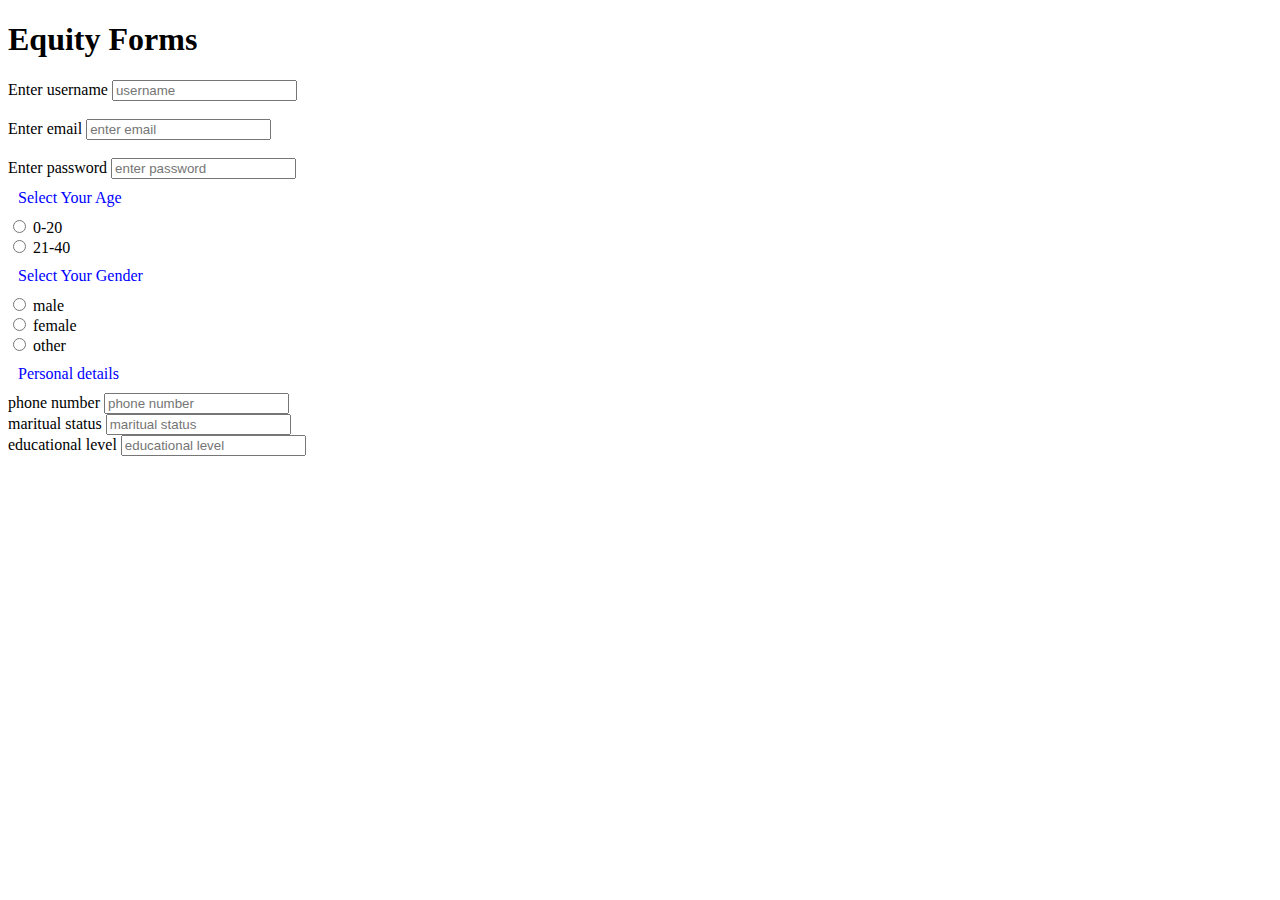
<file: Equity.html>
<!DOCTYPE html>
<html>
<head>
    <style>
        p{
            color:blue;
            margin: 10px;;
        }
    </style>


    <title>Equity Forms</title>
</head>
<body>
 <h1>Equity Forms</h1>

 <form>

    <label for="username">Enter username</label>
    <input type="text" name="username" id="username" placeholder="username">
    <br><br>
    <label for="email">Enter email</label>
    <input type="text" name="email" id="email" placeholder="enter email">
    <br><br>
    <label for="password">Enter password</label>
    <input type="password" name="password" id="password" placeholder="enter password">
    <br>

    <p>Select Your Age</p>
    <input type="radio" name="Age" value="0-20" id="optional 1">
    <label for="optional 1">0-20</label><br>
    <input type="radio" name="Age" value="21-40" id="optional 2">
    <label for="optional 2">21-40</label>

    <br>
      <p>Select Your Gender</p>
      <input type="radio" name="Gender"  id="male">
      <label for="male">male</label><br>
      <input type="radio" name="Gender" id="female">
      <label for="female">female</label><br>
      <input type="radio" name="Gender" id="other">
       <label for="other">other</label>
       <br>

       <p>Personal details</p>
<label for="phone number">phone number</label>
<input type="text" name="phone number" id="phone number" placeholder="phone number"><br>
<label for="maritual status">maritual status</label>
<input type="text" name="maritual status" id="maritual status" placeholder="maritual status"><br>
<label for="educational level">educational level</label>
<input type="text" name="educational level" id="educational level" placeholder="educational level"><br>
</body>
</html>
</file>
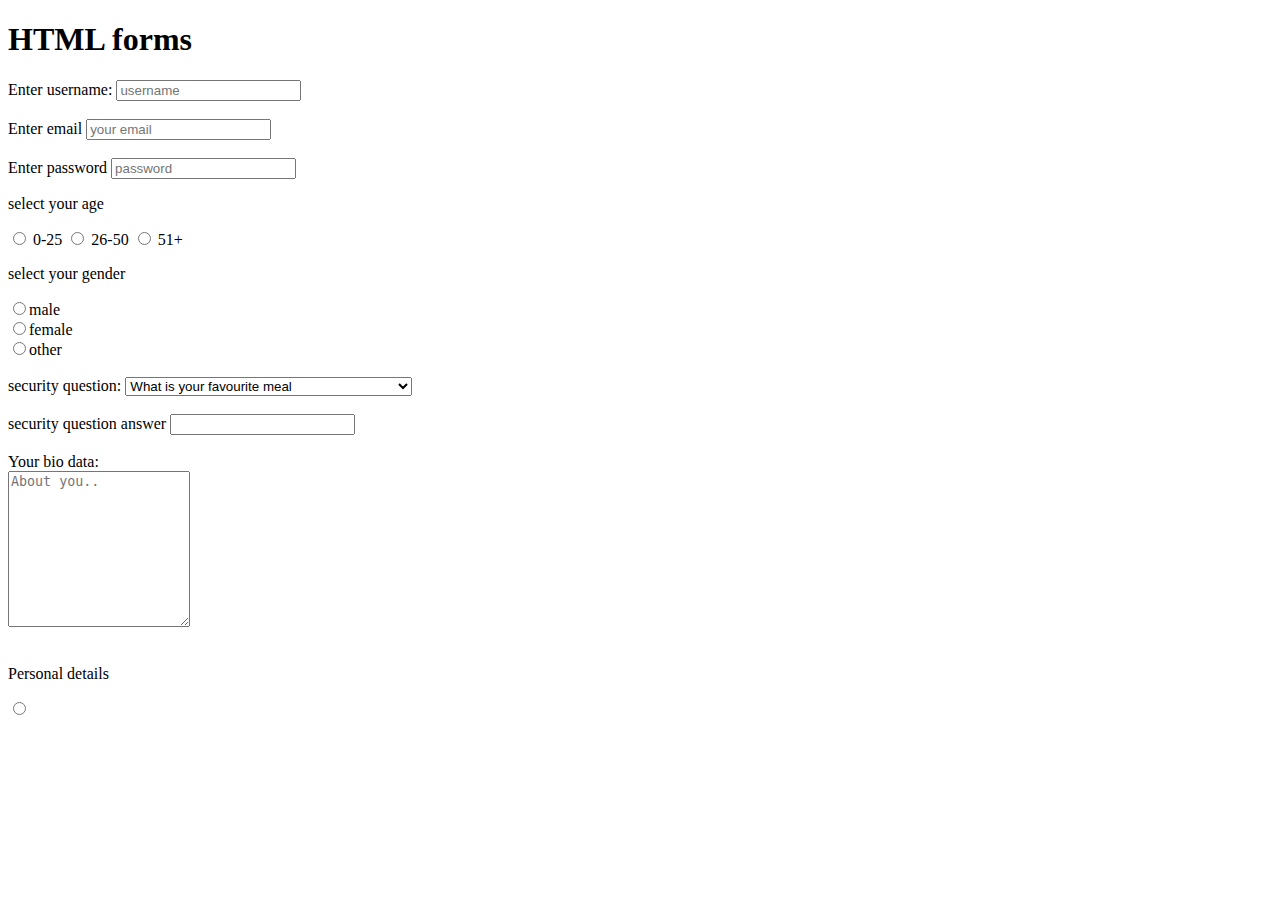
<file: form.html>
<!DOCTYPE html>
<html>
<head>
    
    <title>HTML forms</title>
</head>
<body>
  
    <h1>HTML forms</h1>

    <form >
        <label for="username">Enter username:</label>
        <input type="text" id="username" name="username" placeholder="username">
        <br><br>
        <label for="email">Enter email</label>
        <input type="email" id="email" name="email" placeholder="your email">
        <br><br>
        <label for="password">Enter password</label>
        <input type="password" id="password" name="password" placeholder="password">
<br> 
        <p>select your age</p>
        <input type="radio" name="age" value="0-25" id="optional 1">
        <label for="optional 1">0-25</label>
        <input type="radio" name="age" value="26-50" id="optional 2">
        <label for="optional 2">26-50</label>
        <input type="radio" name="age" value="51+" id="optional 3">
        <label for="optional 3">51+</label>

        <br> 

     <p>select your gender</p>
            <input type="radio" name="gender" id="male">male <br>
            <input type="radio" name="gender" id="female">female <br>
            <input type="radio" name="gender" id="other">other <br>
        
        <br>

        <label for="question">security question:</label>
        <select name="question" id="question">
            <option value="q1">What is your favourite meal</option>
            <option value="q2">If you were given a chance where will you go</option>
            <option value="q3"> Which is your favourite meal</option>

        </select>
<br> <br>

<label for="answer">security question answer</label>
<input type="text" id="answer" name="answer">

<br> <br>
<label for="bio">Your bio data:</label><br>
<textarea name="bio" id="bio" cals="30" rows="10" placeholder="About you.."></textarea>
        </form>
        <br>
   <p>Personal details</p>
   <input type="radio" name="Phone number" id="phone number">
   


        
</body>
</html>
</file>
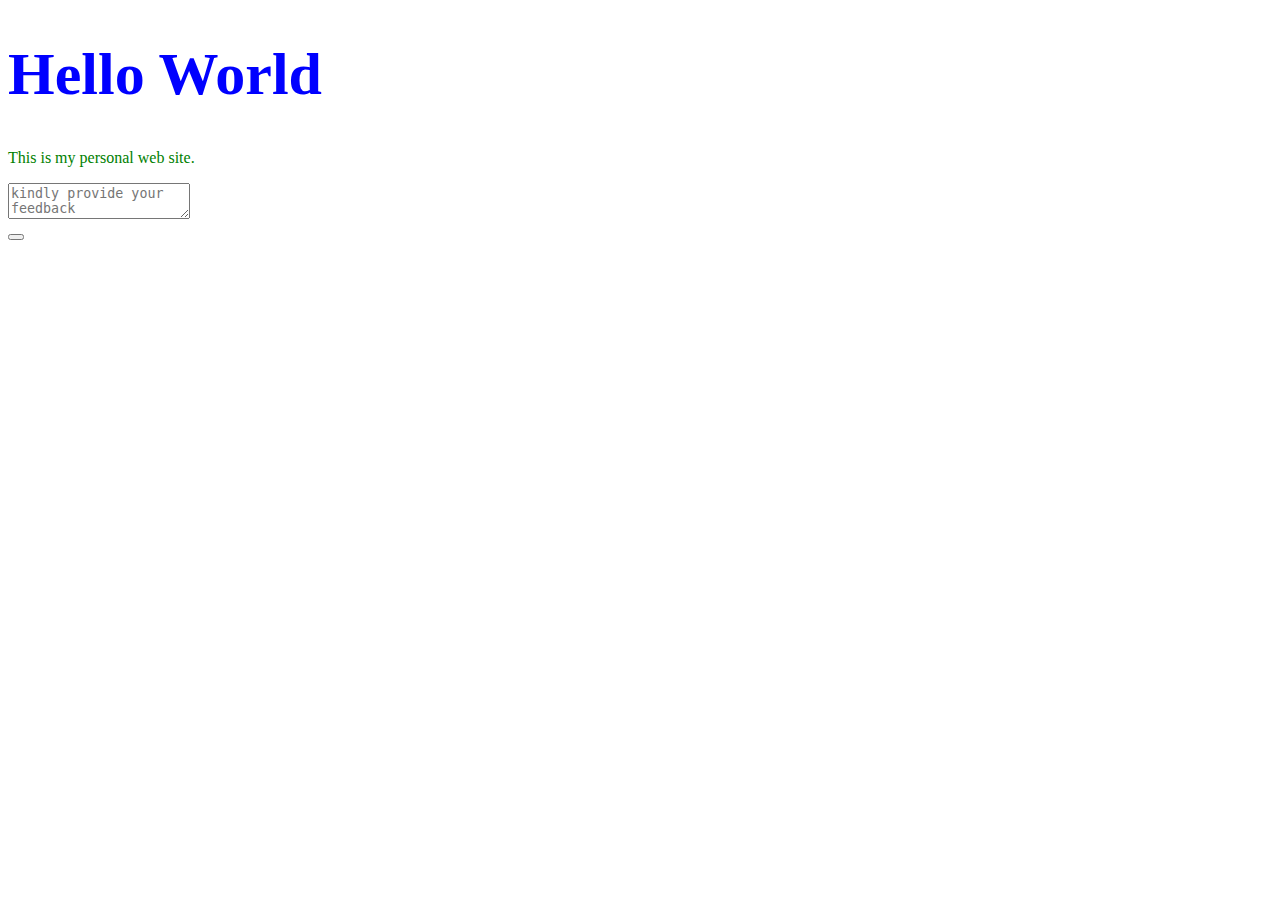
<file: personal (copy).html>
<!DOCTYPE html>
<html lang="en">
<head>
    <meta charset="UTF-8">
    <meta name="viewport" content="width=device-width, initial-scale=1.0">
    <title>Document</title>
</head>
<body style="color:green;">


    <h1 style="color:blue;font-family: 'Times new Roman',Times, sarif;
    font-size:60px;">
    
    Hello World

</h1>
    <p>This is my personal web site.</p>
    <textarea placeholder="kindly provide your feedback"></textarea>

    <br>
    <button style="backgound color:blue;"></button>
    
</body>
</html>
</file>
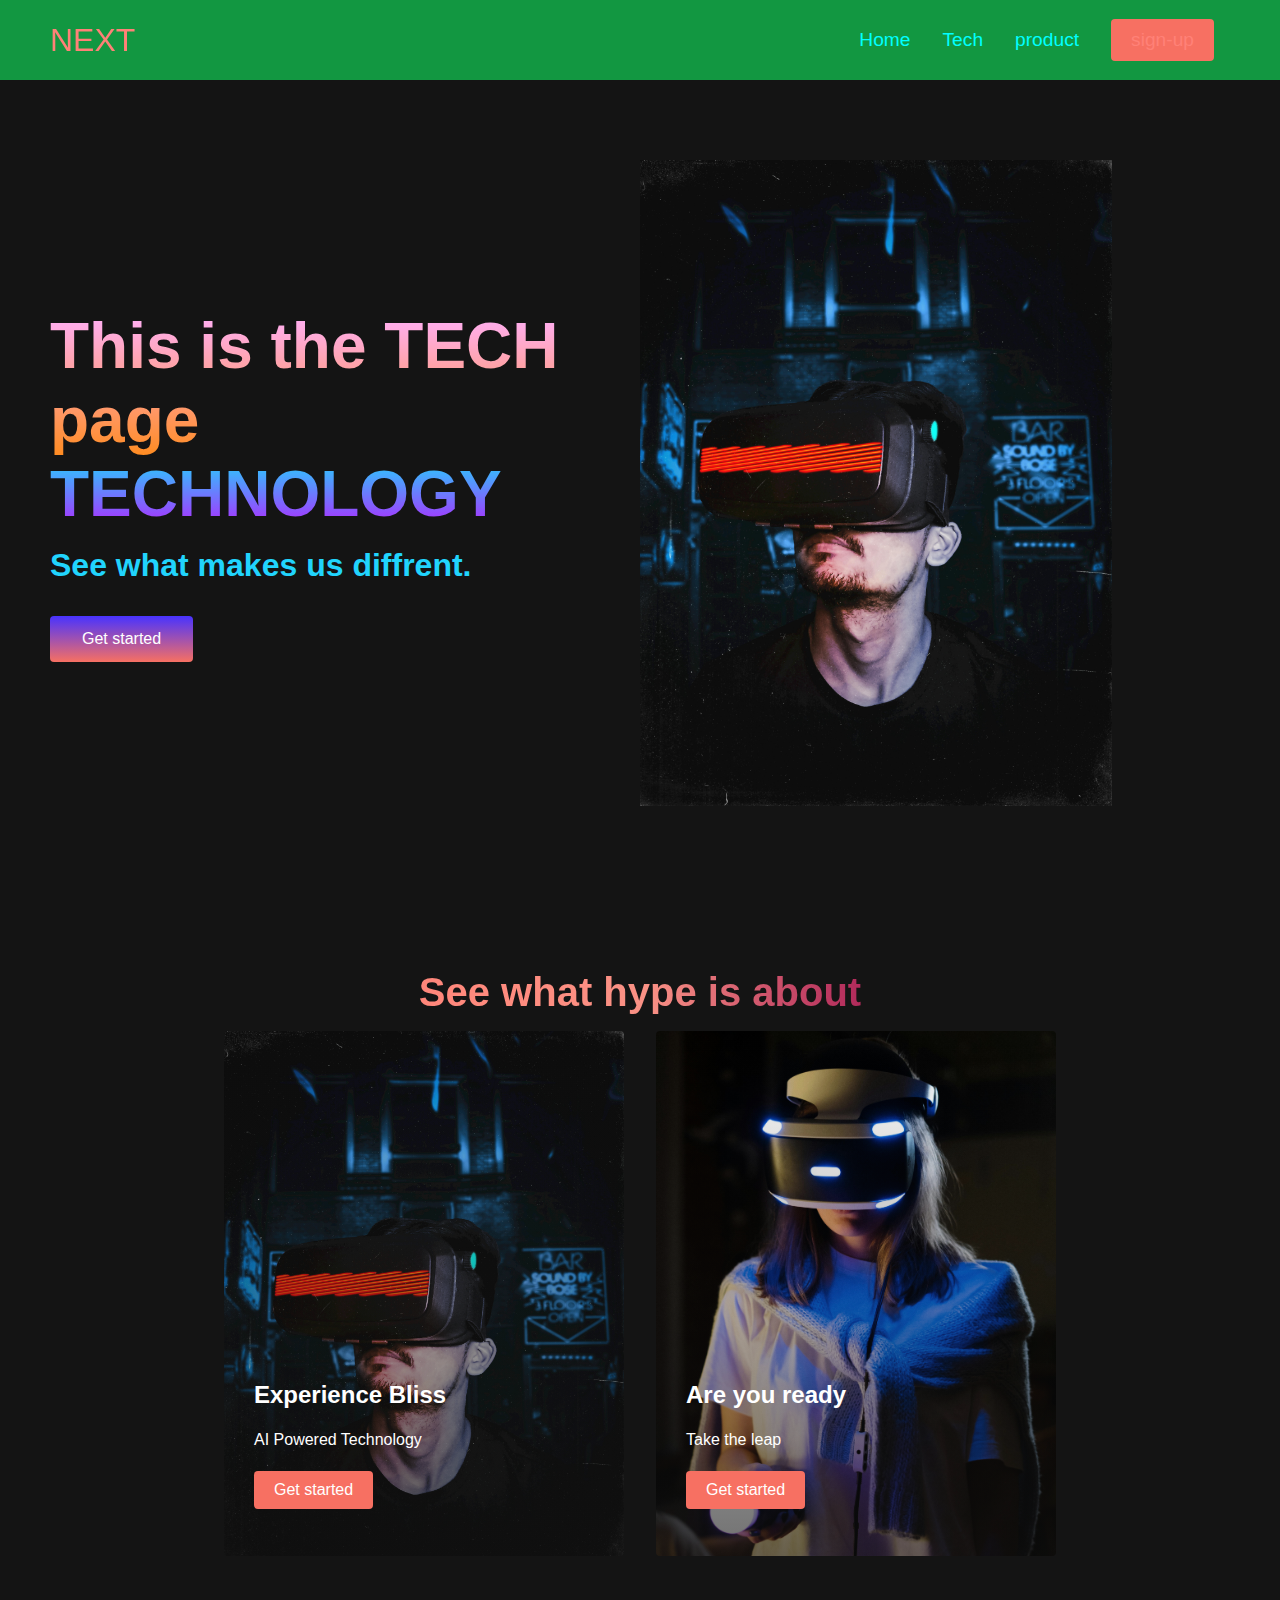
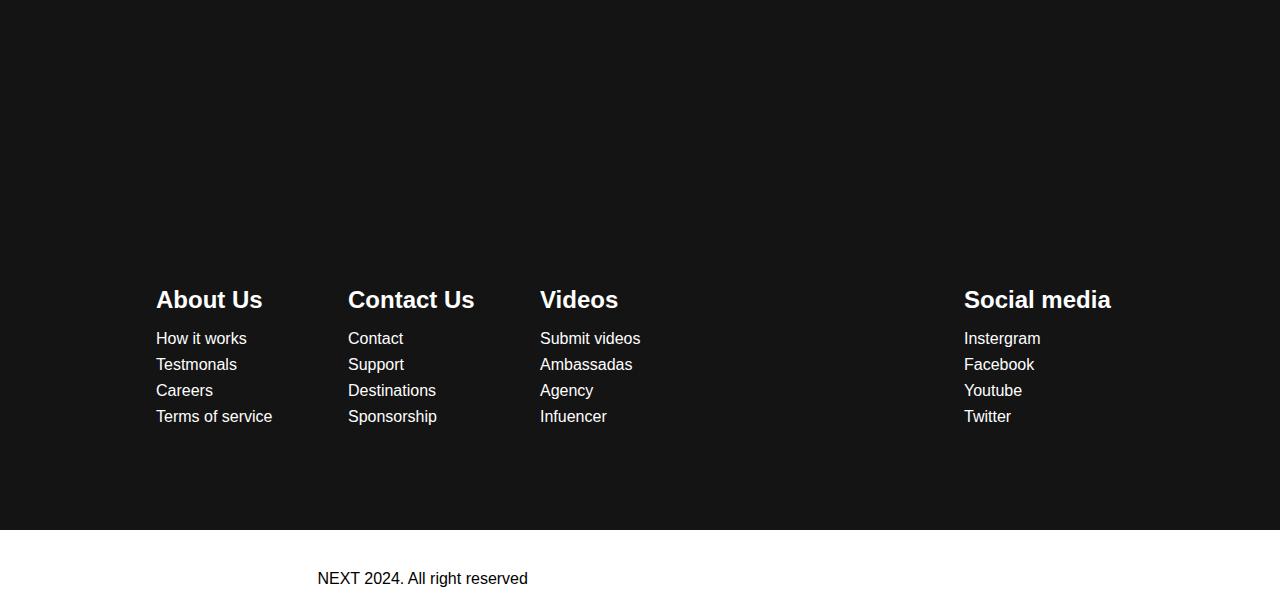
<file: tech.html>
<!DOCTYPE html>
        <html lang="en">
        <head>
            <meta charset="UTF-8">
            <meta name="viewport" content="width=device-width, initial-scale=1.0">
            <title>Next web</title>
            <link rel="stylesheet" href="style.css">
        </head>
        <body>
            <!--navbar section-->
        <nav class="navbar">
            <div class="navbar_container">
            <a href="/" id="navbar_logo"></i>NEXT</a>
            <div class="navbar_toggle" id="mobile-menu">
                <span class="bar"></span>
                <span class="bar"></span>
                <span class="bar"></span>
            </div>
            <ul class="navbar_menu">
                <li class="navbar_item">
                    <a href="/" class="navbar_links">Home</a>
                </li>
                <li class="navbar_item">
                    <a href="/tech.html" class="navbar_links">Tech</a>
                </li>
                <li class="navbar_item">
                    <a href="/" class="navbar_links">product</a>
                </li>
                <li class="navbar_btn"><a href="/"
                class="button">sign-up</a></li>
            </ul>
            </div>
            </nav>

            <!--hero section-->
            <div class="main">
                <div class="main_container">
                    <div class="main_content">
                        <h1>This is the TECH page</h1>
                        <h2>TECHNOLOGY</h2>
                        <P>See what makes us diffrent.</P>
                        <button class="main_btn"><a hef="/">Get started</a></button>
                    </div>
                    <div class="main_img container">
                        <img src="image2.jpg" alt="pic" id="main_img"/>
                    </div>
                </div>
            </div>
            <!--services section -->
            <div class="services">
                <h1>See what hype is about</h1>
            <div class="services_container">
                <div class="services_card">
                    <h2>Experience Bliss</h2>
                    <p>AI Powered Technology</p>
                    <button>Get started</button>
                </div>
                    <div class="services_card">
                    <h2>Are you ready</h2>
                    <p>Take the leap</p>
                    <button>Get started</button>
                </div>
                </div>
            </div>

            <!--footer Section-->
            <div class="footer_container">
                <div class="footer_link">
                    <div class="footer_link--wrapper">
                        <div class="footer_link--items">
                            <h2>About Us</h2>
                            <a href="/">How it works</a>
                            <a href="/">Testmonals</a>
                            <a href="/">Careers</a>
                            <a href="/">Terms of service</a>
                        </div>
                        <div class="footer_link--items">
                            <h2>Contact Us</h2>
                            <a href="/">Contact</a>
                            <a href="/">Support</a>
                            <a href="/">Destinations</a>
                            <a href="/">Sponsorship</a>
                        </div>
                        <div class="footer_link--items">
                            <h2>Videos</h2>
                            <a href="/">Submit videos</a>
                            <a href="/">Ambassadas</a>
                            <a href="/">Agency</a>
                            <a href="/">Infuencer</a>
                        </div>
                    </div>
                        <div class="footer_link--items">
                            <h2>Social media</h2>
                            <a href="/">Instergram</a>
                            <a href="/">Facebook</a>
                            <a href="/">Youtube</a>
                            <a href="/">Twitter</a>
                        </div>
                    </div>
                </div>
            </div>
            <div class="social_media">
                <div class="social_media--wrap">
                    <div class="footer_logo">
                    <a href="/" id="footer_logo"><i class="fas faa -gem"></i>NEXT</a>
                    </div>
                    <p class="wesite_rights">NEXT 2024. All right
                    reserved</p>
                    <div class="social_icons">
                    <a href="/" class="facebook-brands-solid.svg"target="-blank">
                    <i class="fab fa-facebook"></i>
                    </a>
                    <a href="/" class="social_icon--link"target="-blank">
                    <i class="fab fa-Instergram"></i>
                    </a>
                    <a href="/" class="social_icon--link"target="-blank">
                    <i class="fab fa-Twitter"></i>
                    </a>
                    <a href="/" class="social_icon--link"target="-blank">
                    <i class="fab fa-Linkedin"></i>
                    </a>
                    <a href="/" class="social_icon--link"target="-blank">
                    <i class="fab fa-youtube"></i>

                    </a>
                    </div>
                </div>
               </div>
            </div>
            <script src="app.js"></script>
        </body>
        </html>
</file>
<file: style.css>
*{
    box-sizing: border-box;
    margin: 0;
    padding:0;
    font-family:sans-serif;
}

.navbar{
    background: #129741;
    height: 80px;
    display: flex;
    justify-content:center;
    align-items: center;
    font-size: 1.2rem;
    position: sticky;
    top: o;
    z-index: 999;


}

.navbar_container{
    display: flex;
    justify-content: space-between;
    height: 80;
    z-index: 1;
    width: 100%;
    max-width: 1300px;
    margin: 0 auto;
    padding:0 50px;

}

#navbar_logo{
    background-color: #ff8177;
    background-image: linear-gradient(to top,#ff0844 0%, #ffb1
    100);
    background-size: 100%;
    -webkit-background-clip: text;
    -moz-background-clip: text;
    -webkit-text-fill-color:transparent;
    -moz-text-fill-color:transparent;
    display: flex;
    align-items: center;
    cursor: pointer;
    text-decoration: none;
    font-size: 2rem;
}

.fa-gem{
margin-right: 0.5rem;
}
.navbar_menu{
    display: flex;
    align-items: center;
    list-style: none;
    text-align: center;
}

.navbar_item{
    height: 80px;
}

.navbar_links{
    color: aqua;
    display: flex;
    align-items: center;
    justify-content: center;
    text-decoration: none;
    padding: 0 1rem;
    height: 100%;
}

.navbar_btn{
display: flex;
justify-content: center;
align-items: center;
padding: 0 1rem;
width: 100%;
}
.button{
    display: flex;
    justify-items: center;
    align-items: center;
    text-decoration: none;
    padding: 10px 20px;
    height: 100%;
    width: 100%;
    border: none;
    outline: none;
    border-radius: 4px;
    background: #f77062;
    color:#ff8177;
}

.button:hover{
    background: #4833ff;
    transition: all 0.3s ease;
}

.navbar_links:hover{
    color: #f77062;
    transition: all 0.3s ease;
}

@media screen and (max-width:960px){

    .navbar_container{
        display: flex;
        justify-content: space-between;
        height: 80px;
        z-index: 1;
        width: 100%;
        max-width: 1300px;
        padding: 0;
    }  
    .navbar_menu{
        display: grid;
        grid-template-columns: auto;
        margin: 0;
        width: 100%;
        position: absolute;
        top: -1000px;
        opacity: 0;
        transition: all 0.5s ease;
        height: 50vh;
        z-index: -1;
        background: #131313;
    }
    .navbar_menu.active{
        background: #131313;
        top: 100%;
        opacity: 1;
        transition: all 0.5s ease;
        z-index: 99;
        height: 50hv;
        font: size 1.6em;
    }

    #navbar_logo {
padding-left: 25px;
    }

    .navbar_toggle .bar{
        width: 25;
        height: 3px;
        margin: 50px auto;
        transition: all 0.3s ease-in-out;
        background:#f77062;

    }

    .navbar_item{
        width: 100%;
    }

    .navbar_links{
        text-align: center;
        padding: 2rem;
        width: 100%;
        display: table;
    }

    #mobile-menu {
position: absolute;
top: 20%;
right: 5%;
transform: translate(5%,20%);
}

.navbar_btn{
    padding-bottom: 2rem;
}

.button{
    display: flex;
    justify-content: center;
    align-items: center;
    width: 80%;
    height: 80px;
    margin: 0;
}

.navbar_toggle .bar {
    display: block;
    cursor:pointer;
}

#mobile-menu.is-active .bar:nth-child(2){
    opacity: 0;
}
 
mobile-menu.is-active.bar:nth-child(1){
    transform: translateY(8px) rotate(45deg);
}


mobile-menu.is-active.bar:nth-child(3){
    transform: translateY(-8px) rotate(-45deg);
}
}

/* Hero Section Css */
.main{
background-color:#141414;
}
.main_container{
display:grid;
grid-template-columns: 1fr 1fr;
align-items: center;
justify-self: center;
margin: 0 auto;
height: 90vh;
background-color: #141414;
z-index: 0;
width: 100%;
max-width: 1300px;
padding: 0 50px;
}
 
.main_content h1{
    font-size: 4rem;
    background-color: #ff0844;
    background-image: linear-gradient(to top, #ff08,#ffb1ff
    100%);
    background-size: 100%;
    -webkit-background-clip: text;
    -moz-background-clip: text;
    -webkit-text-fill-color: transparent;
    -moz-text-fill-color:transparent;
}

.main_content h2{
        font-size: 4rem;
    background-color: #ff0844;
    background-image: linear-gradient(to top, #b721ff,#21d4fd
    100%);
    background-size: 100%;
    -webkit-background-clip: text;
    -moz-background-clip: text;
    -webkit-text-fill-color: transparent;
    -moz-text-fill-color:transparent;
}

.main_content p{
    margin-top: 1rem;
    font-size: 2rem;
    font-weight: 700;
    color: #21d4fd;
}

.main_btn{
    font-size: 1rem;
    background-color:blue;
    background-image:linear-gradient(to top, #f77062 0%,#4833ff);
    padding: 14px 32px;
    border: none;
    border-radius: 4px;
    color:yellow;
    margin-top: 2rem;
    cursor: pointer;
    position: relative;
    transition: all 0.35s;
    outline: none;
}

.main_btn a{
  position: relative;
  z-index: 2;
  color: #fff;
  text-decoration: none;
}

.main_btn::after{
    position: absolute;
    content: '';
    top: 0;
    left: 0;
    width: 0;
    height: 100%;
   background: #4837ff;
   transition: all 0.35s;
   border-radius: 4px;
}

.main_btn:hover{
    color: #fff;
}

.main_btn:hover::after{
    width: 100%;
}

.main_img--container{
text-align: center;
}

#main_img{
    height: 8%;
    width: 80%;
}

/* Mobile Responsive */
@media sreen and (max-width: 768px){
    .main_container{
        display: grid;
        grid-template-columns: auto;
        align-items:center ;
        justify-self: center;
         width: 100%;
         margin: 0 auto;
         height: 90vh;
    }
    
    .main_content{
        text-align: center;
        margin-bottom: 4rem;
    }

    .main_content h1{
        font-size: 2.5rem;
        margin-top: 2rem;
    }

    .main_content h2{
        font-size: 3rem;
    }

    .main_content p{
        margin-top: 1rem;
        font-size: 1.5rem;
    }
}

    @media screen and (max-width:480px){
        main_content h1{
        font-size: 2rem;
        margin-top: 3rem;
    }

    .main_content h2{
        font-size: 2rem;
    }

    .main_content p{
        margin-top: 2rem;
        font-size: 1.5rem;
    }

    .main_btn{
        padding: 1px 36px;
        margin: 2.5rem 0;
    }
    }

    /* Service section CSS */
.services{
    background: #141414;
    display: flex;
    flex-direction: column;
    align-items: center;
    height: 100vh;
}

.services h1{
background-color: #ff8177;
background-image: linear-gradient(
    to right,
    #ff81ff 0%,
    #ff867a 0%,
    #ff8c7f 21%,
    #f99185 52%,
    #cf556c 78%,
    #b12a5b 100%
    );

    background-size: 100%;
    margin-top: 5rem;
    font-size: 2.5rem;
        -webkit-background-clip: text;
    -moz-background-clip: text;
    -webkit-text-fill-color: transparent;
    -moz-text-fill-color:transparentS

}

.services_container{
    display: flex;
    justify-content: center;
    flex-wrap: wrap;
}

.services_card{
    margin: 1rem;
    height: 525px;
    width: 400px;
    border-radius: 4px;
    background-image:linear-gradient(
        to bottom,
    rgba(0,0,0,0)0%,
    rgba(17,17,17,0.6)100%),
    url(image2.jpg);
    background-size: cover;
    position:relative;
    color: #fff;
}

.services_card:nth-child(2){
     background-image:linear-gradient(
        to bottom,
    rgba(0,0,0,0)0%,
    rgba(17,17,17,0.6)100%),
    url(image1.jpg);
}

.services h2{
    position: absolute;
    top: 350px;
    left: 30px;
}

.services p{
    position: absolute;
    top: 400px;
    left: 30px;
}

.services_card button{
    color: #fff;
    padding: 10px 20px;
    border: none;
    outline: none;
    border-radius: 4px;
    background: #f77062;
    position: absolute;
    top: 440px;
    left: 30px;
    font-size: 1rem;
    cursor: pointer;
}
.services_card hover{
    transform: scale(1.075);
    transition: 0.2s ease-in;
    cursor: pointer;
}

@media screen and (max-width:960px){
.services{
    height: 1600px;
}

.services h1{
    font-size: 2rem;
    margin-top: 12rem;
}
}
  

@media screen and (max-width:480px){
    .services{
height: 1400px;
} 
    .services h1{
        font-size: 1.2rem;
    }
    .services_card{
        width: 300px;
    }
}    

/* Footer Css */
.footer_container{
    background-color: #141414;
    padding: 5rem 0;
    display: flex;
    flex-direction: column;
    justify-content: center;
    align-items: center;
}


#footer_logo{
    color: #fff;
    display: flex;
    align-items: center;
    cursor: pointer;
    text-decoration: none;
    font-size: 2rem;
}

.footer_link{
    width: 100%;
    max-width: 1000px;
    display: flex;
    justify-content: center;
    justify-content: space-between;
}

.footer_link--wrapper{
    display: flex;
}

.footer_link--items{
    display: flex;
    flex-direction: column;
    align-items: flex-start;
    margin: 16px;
    text-align: left;
    width: 160px;
    box-sizing: border-box;
}

.footer_link--items h2{
    margin-bottom: 16px;
}

.footer_link--items > h2{
    color: #fff;
}

.footer_link--items a{
    color: #fff;
    text-decoration: none;
    margin-bottom: 0.5rem;
}

.footer_link--items a:hover{
    color: #e9e9e9;
    transition: 0.3s ease-out;
}

/* Social Icons */
.social_icon--link{
    color: #fff;
font-size: 24px;
}

.social_media{
    max-width: 1000px;
    width: 100%;

}
.social_media--wrap{
    display: flex;
    justify-content: space-between;
    align-item:center;
    width:90%;
    max-width:1000px;
    margin:40px auto 0 auto;
}

.social_icons{
    display: flex;
    justify-content: space-between;
    align-items: center;
    width: 240px;
}

.social-logo{
    color: #fff;
    justify-self: flex-start;
    margin-left: 20px;
    cursor: pointer;
    text-decoration: none;
    font-size: 2rem;
    display: flex;
    align-items: center;
    margin-bottom: 16px;
}

.website_rights{
    color:#fff;
}

@media  screen and(max-width:820px) {
    .footer_link{
        padding-top: 2rem;
    }
    #footer_logo{
        margin-bottom: 2rem;
    }
    .website_rights{
        margin-bottom: 2rem;
    }
    .footer_link--wrapper{
        flex-direction: column;
    }
    .social_media--wrap{
        flex-direction: column;
    }
    @media  screen and(max-width480px) {
        .footer_link--items{
            margin: 0;
            padding: 10px;
            width: 100%;
        }
    }
}
</file>
